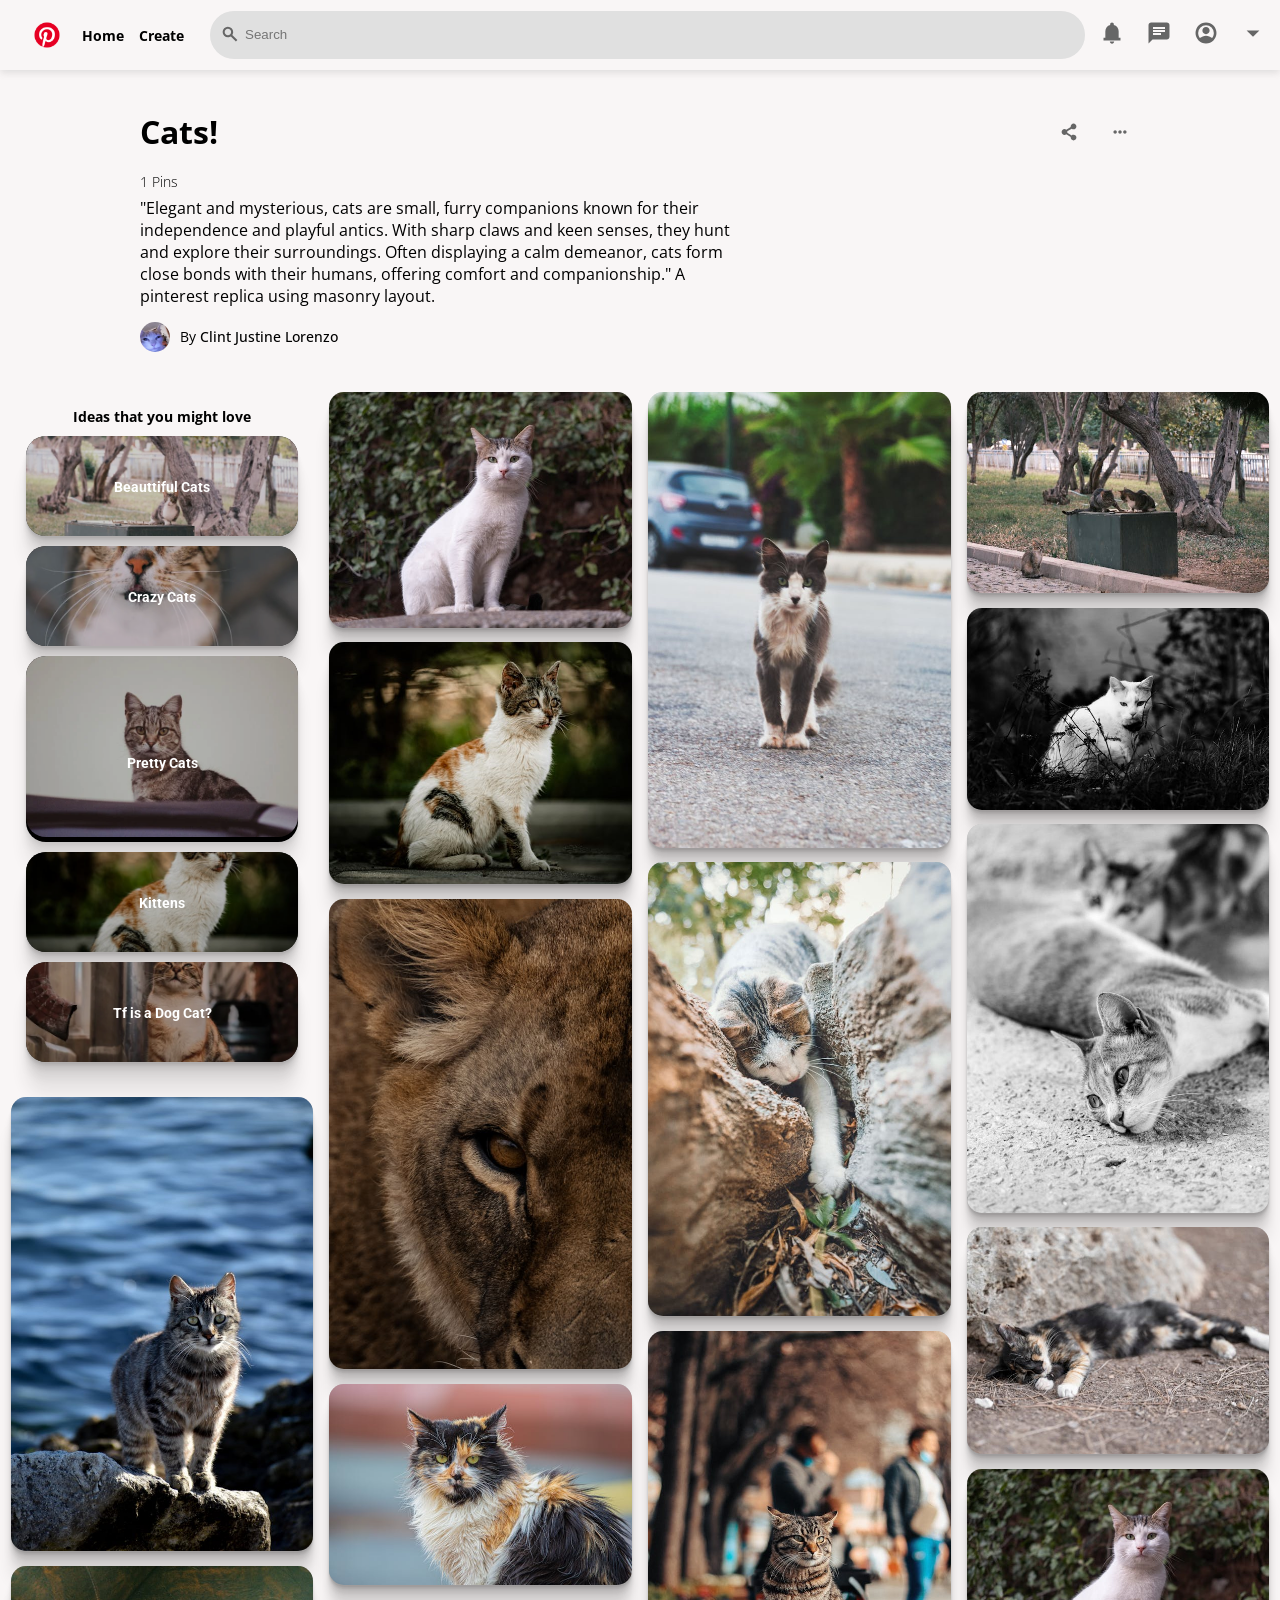
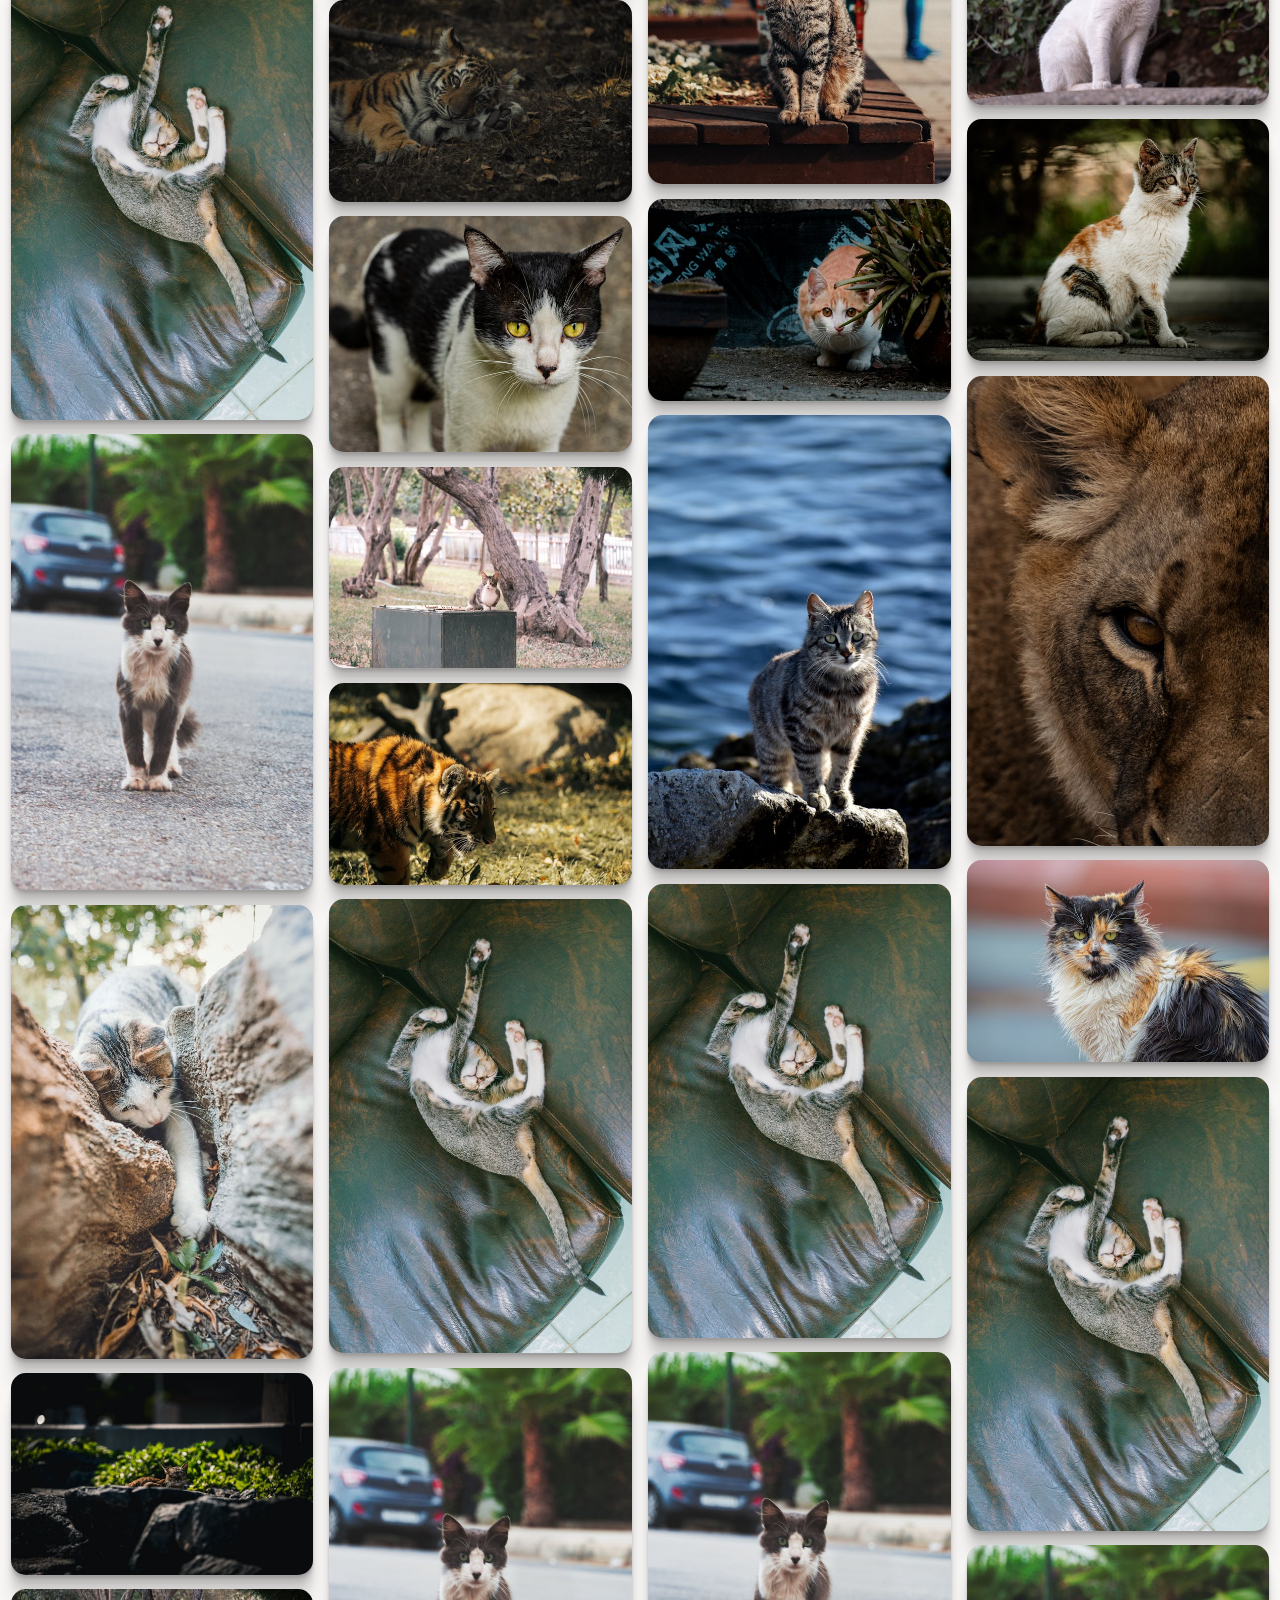
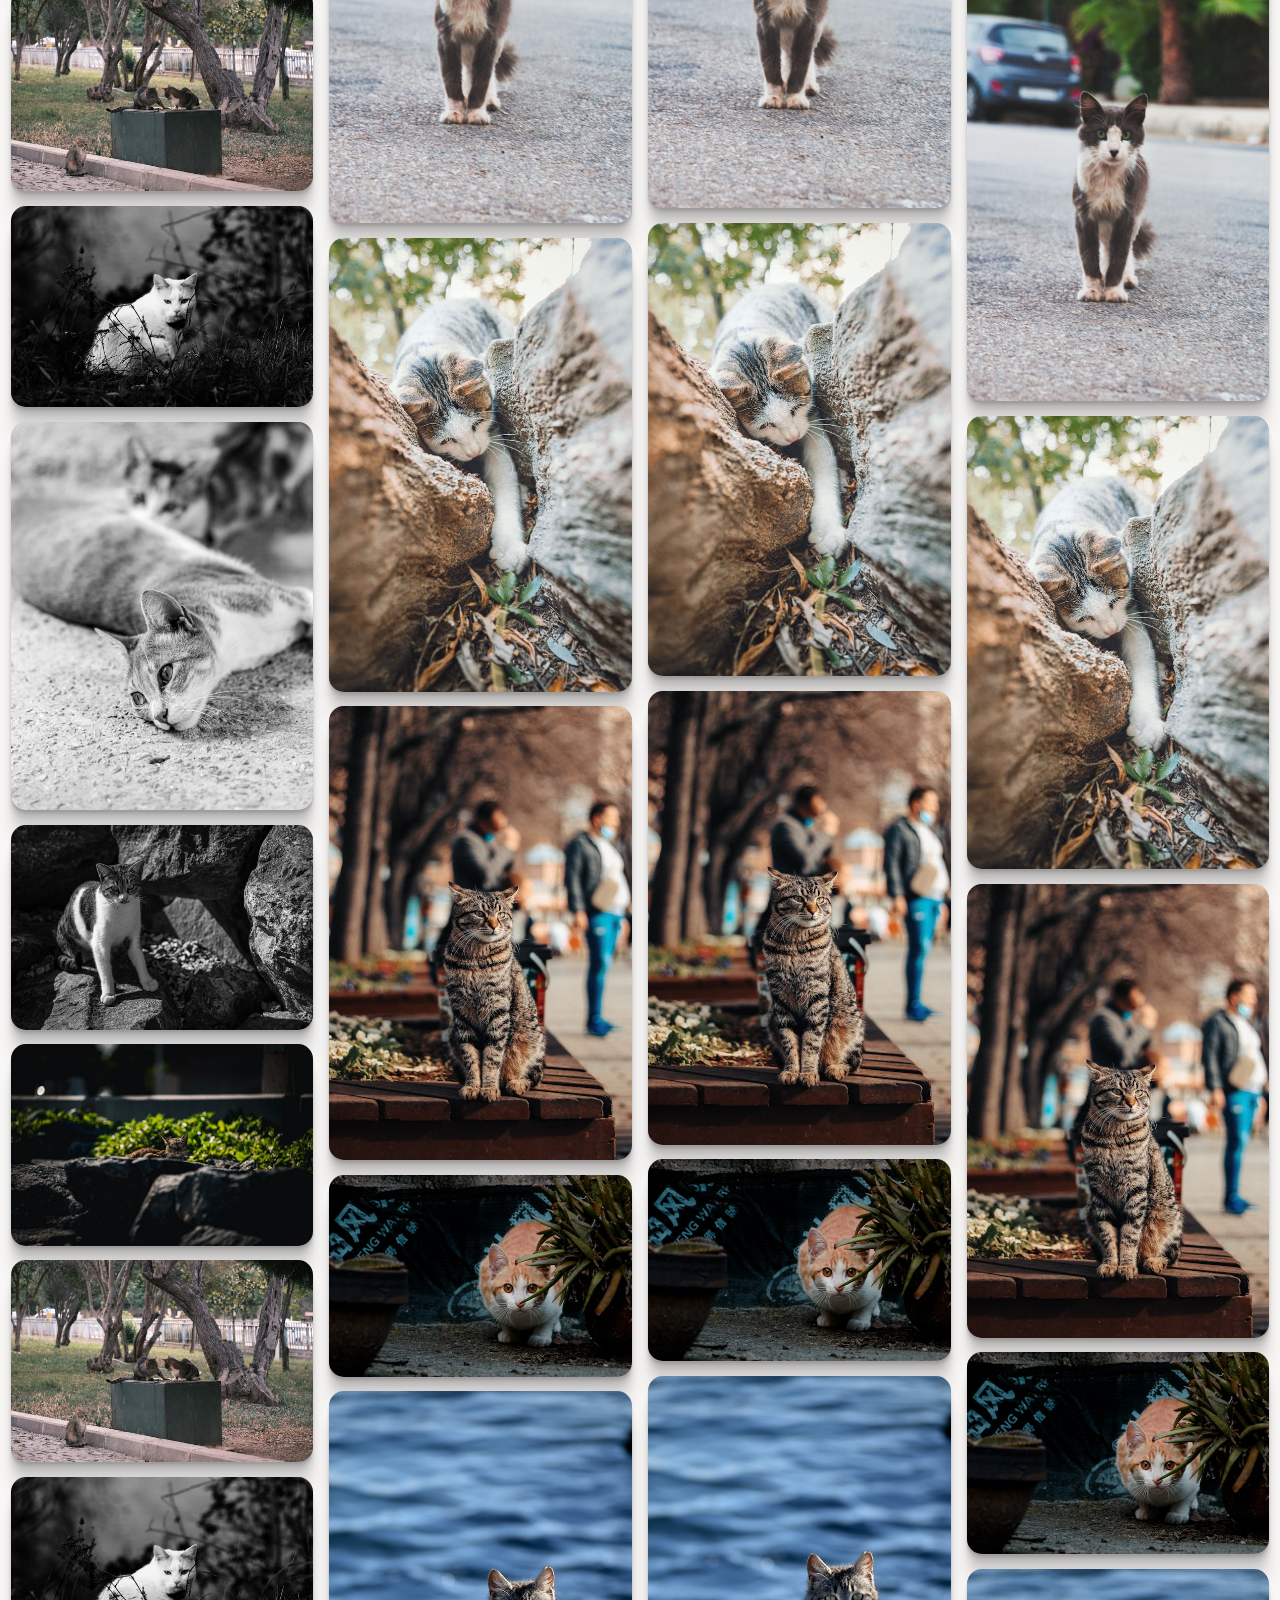
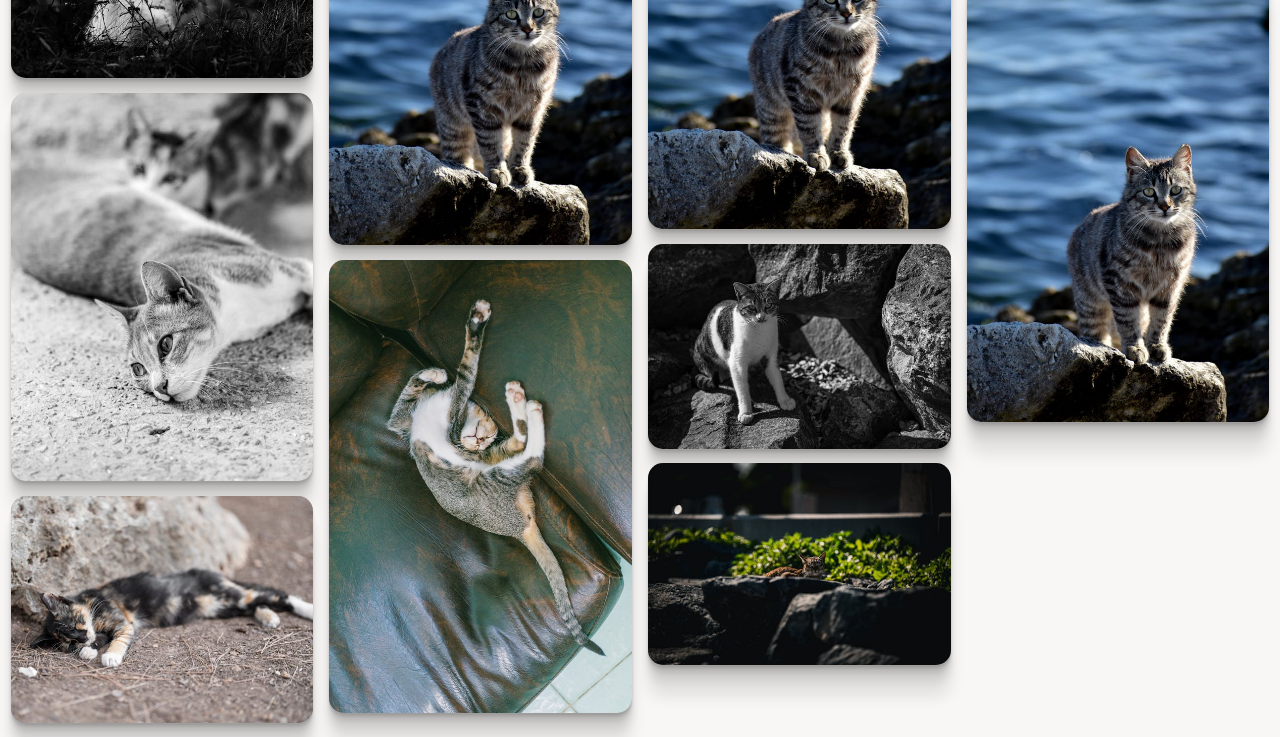
<file: index.html>
<!DOCTYPE html>
<html lang="en">

<head>
    <meta charset="UTF-8">
    <meta name="viewport" content="width=device-width, initial-scale=1.0">
    <meta name="author" content="Clint Justine Lorenzo">
    <title>Pinterest Replica By Clint</title>
    <link rel="stylesheet" href="style.css">
    <link rel="icon" href="Icon/icons8-pinterest-96.png">

<!-- HTML Meta Tags -->
<title>Pinterest Replica By Clint</title>
<meta name="description" content="Pinterest Replica 2 a better version in replica of pinterest. With drop down menu, image hover menu or idk what it called, dark mode toggle on pinterest logo and many more blah blah blah.">

<!-- Facebook Meta Tags -->
<meta property="og:url" content="https://clixnt.github.io/Pinterest-Replica-2/">
<meta property="og:type" content="website">
<meta property="og:title" content="Pinterest Replica By Clint">
<meta property="og:description" content="Pinterest Replica 2 a better version in replica of pinterest. With drop down menu, image hover menu or idk what it called, dark mode toggle on pinterest logo and many more blah blah blah.">
<meta property="og:image" content="https://opengraph.b-cdn.net/production/images/1ba09d85-8464-4780-9f88-5fd7f24b658b.jpg?token=MFAdn6PE6LLHjAtEZrYLxYZtLoS3HS76lBwZ7NEZ2pg&height=610&width=1200&expires=33273279241">

<!-- Twitter Meta Tags -->
<meta name="twitter:card" content="summary_large_image">
<meta property="twitter:domain" content="clixnt.github.io">
<meta property="twitter:url" content="https://clixnt.github.io/Pinterest-Replica-2/">
<meta name="twitter:title" content="Pinterest Replica By Clint">
<meta name="twitter:description" content="Pinterest Replica 2 a better version in replica of pinterest. With drop down menu, image hover menu or idk what it called, dark mode toggle on pinterest logo and many more blah blah blah.">
<meta name="twitter:image" content="https://opengraph.b-cdn.net/production/images/1ba09d85-8464-4780-9f88-5fd7f24b658b.jpg?token=MFAdn6PE6LLHjAtEZrYLxYZtLoS3HS76lBwZ7NEZ2pg&height=610&width=1200&expires=33273279241">

<!-- Meta Tags Generated via https://www.opengraph.xyz -->
</head>

<body>
    <main>
        <header>
            <div class="header-wrapper">
                <div class="wrapper1">
                    <img src="Icon/icons8-pinterest-96.png" alt="pinterest" id="pinterestLogo">
                    <p>Home</p>
                    <p class="w1-p2">Create</p>
                </div>

                <div class="wrapper2">
                    <div class="search-bar">
                        <img src="Icon/search.svg" alt="search icon">
                        <input type="text" placeholder="Search">
                    </div>
                </div>

                <div class="wrapper3">
                    <div class="w3-div1" id="w3-mouse1">
                        <img src="Icon/notifications.svg" alt="notifications" id="notificationsIcon">
                        <span id="notifications">notifications</span>
                    </div>

                    <div class="w3-div2" id="w3-mouse2">
                        <img src="Icon/chat.svg" alt="chat" id="chatIcon">
                        <span id="chat">chat</span>
                    </div>

                    <div class="w3-div3" id="w3-mouse3">
                        <img src="Icon/account.svg" alt="account" id="accountIcon">
                        <span id="account">account</span>
                    </div>

                    <div>
                        <img src="Icon/arrow_drop_down.svg" id="w3-span-img-last" alt="arrow_drop_down">
                        <span id="more">More</span>
                    </div>
                </div>

                <div class="what" id="dropdown-contents4">
                    <div class="notification-info">
                        <div class="notification-wrap">
                            <div class="update-noti">
                                <p>Updates</p>
                            </div>
                
                            <div class="bottom-infos">
                                <p>Seen</p>
                
                                <span class="b-insd-span">
                                    <span>
                                        <img src="images/cat (20).jpeg" alt="">
                                        <p>Inspired by you</p>
                                    </span>
                
                                    <span>
                                        <p>1d</p>
                                    </span>
                                </span>
                                <span class="b-insd-span">
                                    <span>
                                        <img src="images/cat (1).jpeg" alt="">
                                        <p>Inspired by you</p>
                                    </span>
                
                                    <span>
                                        <p>2d</p>
                                    </span>
                                </span>
                                <span class="b-insd-span">
                                    <span>
                                        <img src="images/cat (2).jpeg" alt="">
                                        <p>Inspired by you</p>
                                    </span>
                
                                    <span>
                                        <p>3d</p>
                                    </span>
                                </span>
                                <span class="b-insd-span">
                                    <span>
                                        <img src="images/cat (3).jpeg" alt="">
                                        <p>Inspired by you</p>
                                    </span>
                
                                    <span>
                                        <p>4d</p>
                                    </span>
                                </span>
                                <span class="b-insd-span">
                                    <span>
                                        <img src="images/cat (4).jpeg" alt="">
                                        <p>Inspired by you</p>
                                    </span>
                
                                    <span>
                                        <p>5d</p>
                                    </span>
                                </span>
                                <span class="b-insd-span">
                                    <span>
                                        <img src="images/cat (5).jpeg" alt="">
                                        <p>Inspired by you</p>
                                    </span>
                
                                    <span>
                                        <p>6d</p>
                                    </span>
                                </span>
                
                                <span class="b-insd-span">
                                    <span>
                                        <img src="images/cat (6).jpeg" alt="">
                                        <p>Inspired by you</p>
                                    </span>
                
                                    <span>
                                        <p>7d</p>
                                    </span>
                                </span>
                            </div>
                        </div>
                    </div>
                </div>

                <div class="what" id="dropdown-contents0">
                    <div class="contact1-info">
                        <div class="contact-wrap">
                            <div class="closeButton" id="closeButton">
                                <span>
                                    <img src="Icon/close.svg" alt="close" id="msg-close">
                                    <p>Inbox</p>
                                </span>
                                <img src="Icon/more_horiz.svg" alt="more_horiz">
                            </div>
                            <div class="messagesCon">
                                <span class="msg1">
                                    <img src="Icon/maps.svg" alt="maps">
                                    <p>New Message</p>
                                </span>
                                <span class="msg2">
                                    <img src="Icon/person.svg" alt="person">
                                    <span class="text-span">
                                        <p>Invite Your Friends</p>
                                        <p>Connect to start chating</p>
                                    </span>
                                </span>
                            </div>
                        </div>
                    </div>
                </div>

                <div class="what" id="dropdown-contents1">
                    <div class="author1-info">
                        <div class="author-wrap">
                            <span class="author-span1">
                                <p>C</p>
                            </span>
                            <span class="author-span2">
                                <p>Clint Lorenzo</p>
                                <p>Personal</p>
                                <p>Clixnt@gmail.com</p>
                            </span>
                            <span class="author-span3">
                                <img src="Icon/check.svg" alt="check">
                            </span>
                        </div>
                    </div>
                </div>

                <nav class="what whatlast" id="dropdown-contents2">
                    <div class="absolute-info">
                        <div class="author-info">
                            <span class="info-span1">
                                <img src="Image/profile.jpg" alt="profile" width="50px">
                            </span>
                            <span class="info-span2">
                                <p>Clint Lorenzo</p>
                                <p>Personal</p>
                                <p>Clixnt@gmail.com</p>
                            </span>
                            <span class="info-span3">
                                <img src="Icon/check.svg" alt="check">
                            </span>
                        </div>
                        <div class="drop-content">
                            <a href="#">Home</a>
                            <a href="#">Account</a>
                            <a href="#">Settings</a>
                            <a href="#">Login</a>
                            <a href="#">Log out</a>
                        </div>
                    </div>
                </nav>
            </div>
        </header>

        <section>
            <div class="sec-wrapper">
                <div class="sec-title">
                    <div class="title-wrapper">
                        <h1>Cats!</h1>
                    </div>

                    <div class="share-wrapper">
                        <img src="Icon/share.svg" alt="share" id="shareIcon">
                        <img src="Icon/more_horiz.svg" alt="more_horiz" id="moreIcon">
                    </div>
                </div>

                <div class="sec-info">
                    <p>1 Pins</p>
                    <p>
                        "Elegant and mysterious, cats are small, furry companions known for their independence and
                        playful antics. With sharp
                        claws and keen senses, they hunt and explore their surroundings. Often displaying a calm
                        demeanor, cats form close bonds
                        with their humans, offering comfort and companionship." A pinterest replica using masonry
                        layout.
                    </p>
                </div>

                <div class="sec-author">
                    <img src="Image/profile.jpg" alt="bruh">
                    <p>By <b id="b1">Clint Justine Lorenzo</b></p>
                </div>
            </div>
        </section>

        <article>
            <div class="masonry-container">
                <aside>
                    <p>Ideas that you might love</p>
                    <div>
                        <p>Beauttiful Cats</p>
                        <img src="images/cat (13).jpeg" alt="cat">
                    </div>
                    <div>
                        <p>Crazy Cats</p>
                        <img src="images/cat (11).webp" alt="cat">
                    </div>
                    <div>
                        <p>Pretty Cats</p>
                        <img src="images/cat (3).webp" alt="cat">
                    </div>
                    <div>
                        <p>Kittens</p>
                        <img src="images/cat (8).jpeg" alt="cat">
                    </div>
                    <div class="wrap5">
                        <p>Tf is a Dog Cat?</p>
                        <img src="images/cat (9).webp" alt="cat">
                    </div>
                </aside>

                <div class="idk">
                    <div class="bruh">
                        <div class="wut">
                            <span>
                                <p> Profile</p>
                                <img src="Icon/arrow_w.svg" alt="arrowDownpng">
                            </span>
                            <span>
                                <button>SAVE</button>
                            </span>
                        </div>
                    </div>
                    <img src="images/cat (20).jpeg" alt="cat">
                </div>

                <div class="idk">
                    <div class="bruh">
                        <div class="wut">
                            <span>
                                <p> Profile</p>
                                <img src="Icon/arrow_w.svg" alt="arrowDownpng">
                            </span>
                            <span>
                                <button>SAVE</button>
                            </span>
                        </div>
                    </div>
                    <img src="images/cat (15).jpeg" alt="cat">
                </div>
                <div class="idk">
                    <div class="bruh">
                        <div class="wut">
                            <span>
                                <p> Profile</p>
                                <img src="Icon/arrow_w.svg" alt="arrowDownpng">
                            </span>
                            <span>
                                <button>SAVE</button>
                            </span>
                        </div>
                    </div>
                    <img src="images/cat (16).jpeg" alt="cat">
                </div>
                <div class="idk">
                    <div class="bruh">
                        <div class="wut">
                            <span>
                                <p> Profile</p>
                                <img src="Icon/arrow_w.svg" alt="arrowDownpng">
                            </span>
                            <span>
                                <button>SAVE</button>
                            </span>
                        </div>
                    </div>
                    <img src="images/cat (17).jpeg" alt="cat">
                </div>
                <div class="idk">
                    <div class="bruh">
                        <div class="wut">
                            <span>
                                <p> Profile</p>
                                <img src="Icon/arrow_w.svg" alt="arrowDownpng">
                            </span>
                            <span>
                                <button>SAVE</button>
                            </span>
                        </div>
                    </div>
                    <img src="images/cat (2).jpeg" alt="cat">
                </div>

                <div class="idk">
                    <div class="bruh">
                        <div class="wut">
                            <span>
                                <p> Profile</p>
                                <img src="Icon/arrow_w.svg" alt="arrowDownpng">
                            </span>
                            <span>
                                <button>SAVE</button>
                            </span>
                        </div>
                    </div>
                    <img src="images/cat (3).jpeg" alt="cat">
                </div>
                <div class="idk">
                    <div class="bruh">
                        <div class="wut">
                            <span>
                                <p> Profile</p>
                                <img src="Icon/arrow_w.svg" alt="arrowDownpng">
                            </span>
                            <span>
                                <button>SAVE</button>
                            </span>
                        </div>
                    </div>
                    <img src="images/cat (4).jpeg" alt="cat">
                </div>
                <div class="idk">
                    <div class="bruh">
                        <div class="wut">
                            <span>
                                <p> Profile</p>
                                <img src="Icon/arrow_w.svg" alt="arrowDownpng">
                            </span>
                            <span>
                                <button>SAVE</button>
                            </span>
                        </div>
                    </div>
                    <img src="images/cat (5).jpeg" alt="cat">
                </div>
                <div class="idk">
                    <div class="bruh">
                        <div class="wut">
                            <span>
                                <p> Profile</p>
                                <img src="Icon/arrow_w.svg" alt="arrowDownpng">
                            </span>
                            <span>
                                <button>SAVE</button>
                            </span>
                        </div>
                    </div>
                    <img src="images/cat (1).jpeg" alt="cat">
                </div>

                <div class="idk">
                    <div class="bruh">
                        <div class="wut">
                            <span>
                                <p> Profile</p>
                                <img src="Icon/arrow_w.svg" alt="arrowDownpng">
                            </span>
                            <span>
                                <button>SAVE</button>
                            </span>
                        </div>
                    </div>
                    <img src="images/cat (2).jpeg" alt="cat">
                </div>

                <div class="idk">
                    <div class="bruh">
                        <div class="wut">
                            <span>
                                <p> Profile</p>
                                <img src="Icon/arrow_w.svg" alt="arrowDownpng">
                            </span>
                            <span>
                                <button>SAVE</button>
                            </span>
                        </div>
                    </div>
                    <img src="images/cat (3).jpeg" alt="cat">
                </div>
                <div class="idk">
                    <div class="bruh">
                        <div class="wut">
                            <span>
                                <p> Profile</p>
                                <img src="Icon/arrow_w.svg" alt="arrowDownpng">
                            </span>
                            <span>
                                <button>SAVE</button>
                            </span>
                        </div>
                    </div>
                    <img src="images/cat (4).jpeg" alt="cat">
                </div>
                <div class="idk">
                    <div class="bruh">
                        <div class="wut">
                            <span>
                                <p> Profile</p>
                                <img src="Icon/arrow_w.svg" alt="arrowDownpng">
                            </span>
                            <span>
                                <button>SAVE</button>
                            </span>
                        </div>
                    </div>
                    <img src="images/cat (5).jpeg" alt="cat">
                </div>
                <div class="idk">
                    <div class="bruh">
                        <div class="wut">
                            <span>
                                <p> Profile</p>
                                <img src="Icon/arrow_w.svg" alt="arrowDownpng">
                            </span>
                            <span>
                                <button>SAVE</button>
                            </span>
                        </div>
                    </div>
                    <img src="images/cat (6).jpeg" alt="cat">
                </div>
                <div class="idk">
                    <div class="bruh">
                        <div class="wut">
                            <span>
                                <p> Profile</p>
                                <img src="Icon/arrow_w.svg" alt="arrowDownpng">
                            </span>
                            <span>
                                <button>SAVE</button>
                            </span>
                        </div>
                    </div>
                    <img src="images/cat (7).jpeg" alt="cat">
                </div>
                <div class="idk">
                    <div class="bruh">
                        <div class="wut">
                            <span>
                                <p> Profile</p>
                                <img src="Icon/arrow_w.svg" alt="arrowDownpng">
                            </span>
                            <span>
                                <button>SAVE</button>
                            </span>
                        </div>
                    </div>
                    <img src="images/cat (8).jpeg" alt="cat">
                </div>
                <div class="idk">
                    <div class="bruh">
                        <div class="wut">
                            <span>
                                <p> Profile</p>
                                <img src="Icon/arrow_w.svg" alt="arrowDownpng">
                            </span>
                            <span>
                                <button>SAVE</button>
                            </span>
                        </div>
                    </div>
                    <img src="images/cat (9).jpeg" alt="cat">
                </div>
                <div class="idk">
                    <div class="bruh">
                        <div class="wut">
                            <span>
                                <p> Profile</p>
                                <img src="Icon/arrow_w.svg" alt="arrowDownpng">
                            </span>
                            <span>
                                <button>SAVE</button>
                            </span>
                        </div>
                    </div>
                    <img src="images/cat (10).jpeg" alt="cat">
                </div>
                <div class="idk">
                    <div class="bruh">
                        <div class="wut">
                            <span>
                                <p> Profile</p>
                                <img src="Icon/arrow_w.svg" alt="arrowDownpng">
                            </span>
                            <span>
                                <button>SAVE</button>
                            </span>
                        </div>
                    </div>
                    <img src="images/cat (11).jpeg" alt="cat">
                </div>
                <div class="idk">
                    <div class="bruh">
                        <div class="wut">
                            <span>
                                <p> Profile</p>
                                <img src="Icon/arrow_w.svg" alt="arrowDownpng">
                            </span>
                            <span>
                                <button>SAVE</button>
                            </span>
                        </div>
                    </div>
                    <img src="images/cat (12).jpeg" alt="cat">
                </div>
                <div class="idk">
                    <div class="bruh">
                        <div class="wut">
                            <span>
                                <p> Profile</p>
                                <img src="Icon/arrow_w.svg" alt="arrowDownpng">
                            </span>
                            <span>
                                <button>SAVE</button>
                            </span>
                        </div>
                    </div>
                    <img src="images/cat (13).jpeg" alt="cat">
                </div>
                <div class="idk">
                    <div class="bruh">
                        <div class="wut">
                            <span>
                                <p> Profile</p>
                                <img src="Icon/arrow_w.svg" alt="arrowDownpng">
                            </span>
                            <span>
                                <button>SAVE</button>
                            </span>
                        </div>
                    </div>
                    <img src="images/cat (14).jpeg" alt="cat">
                </div>
                <div class="idk">
                    <div class="bruh">
                        <div class="wut">
                            <span>
                                <p> Profile</p>
                                <img src="Icon/arrow_w.svg" alt="arrowDownpng">
                            </span>
                            <span>
                                <button>SAVE</button>
                            </span>
                        </div>
                    </div>
                    <img src="images/cat (15).jpeg" alt="cat">
                </div>
                <div class="idk">
                    <div class="bruh">
                        <div class="wut">
                            <span>
                                <p> Profile</p>
                                <img src="Icon/arrow_w.svg" alt="arrowDownpng">
                            </span>
                            <span>
                                <button>SAVE</button>
                            </span>
                        </div>
                    </div>
                    <img src="images/cat (16).jpeg" alt="cat">
                </div>
                <div class="idk">
                    <div class="bruh">
                        <div class="wut">
                            <span>
                                <p> Profile</p>
                                <img src="Icon/arrow_w.svg" alt="arrowDownpng">
                            </span>
                            <span>
                                <button>SAVE</button>
                            </span>
                        </div>
                    </div>
                    <img src="images/cat (17).jpeg" alt="cat">
                </div>
                <div class="idk">
                    <div class="bruh">
                        <div class="wut">
                            <span>
                                <p> Profile</p>
                                <img src="Icon/arrow_w.svg" alt="arrowDownpng">
                            </span>
                            <span>
                                <button>SAVE</button>
                            </span>
                        </div>
                    </div>
                    <img src="images/cat (18).jpeg" alt="cat">
                </div>
                <div class="idk">
                    <div class="bruh">
                        <div class="wut">
                            <span>
                                <p> Profile</p>
                                <img src="Icon/arrow_w.svg" alt="arrowDownpng">
                            </span>
                            <span>
                                <button>SAVE</button>
                            </span>
                        </div>
                    </div>
                    <img src="images/cat (19).jpeg" alt="cat">
                </div>
                <div class="idk">
                    <div class="bruh">
                        <div class="wut">
                            <span>
                                <p> Profile</p>
                                <img src="Icon/arrow_w.svg" alt="arrowDownpng">
                            </span>
                            <span>
                                <button>SAVE</button>
                            </span>
                        </div>
                    </div>
                    <img src="images/cat (20).jpeg" alt="cat">
                </div>
                <div class="idk">
                    <div class="bruh">
                        <div class="wut">
                            <span>
                                <p> Profile</p>
                                <img src="Icon/arrow_w.svg" alt="arrowDownpng">
                            </span>
                            <span>
                                <button>SAVE</button>
                            </span>
                        </div>
                    </div>
                    <img src="images/cat (15).jpeg" alt="cat">
                </div>
                <div class="idk">
                    <div class="bruh">
                        <div class="wut">
                            <span>
                                <p> Profile</p>
                                <img src="Icon/arrow_w.svg" alt="arrowDownpng">
                            </span>
                            <span>
                                <button>SAVE</button>
                            </span>
                        </div>
                    </div>
                    <img src="images/cat (16).jpeg" alt="cat">
                </div>
                <div class="idk">
                    <div class="bruh">
                        <div class="wut">
                            <span>
                                <p> Profile</p>
                                <img src="Icon/arrow_w.svg" alt="arrowDownpng">
                            </span>
                            <span>
                                <button>SAVE</button>
                            </span>
                        </div>
                    </div>
                    <img src="images/cat (17).jpeg" alt="cat">
                </div>
                <div class="idk">
                    <div class="bruh">
                        <div class="wut">
                            <span>
                                <p> Profile</p>
                                <img src="Icon/arrow_w.svg" alt="arrowDownpng">
                            </span>
                            <span>
                                <button>SAVE</button>
                            </span>
                        </div>
                    </div>
                    <img src="images/cat (18).jpeg" alt="cat">
                </div>
                <div class="idk">
                    <div class="bruh">
                        <div class="wut">
                            <span>
                                <p> Profile</p>
                                <img src="Icon/arrow_w.svg" alt="arrowDownpng">
                            </span>
                            <span>
                                <button>SAVE</button>
                            </span>
                        </div>
                    </div>
                    <img src="images/cat (19).jpeg" alt="cat">
                </div>
                <div class="idk">
                    <div class="bruh">
                        <div class="wut">
                            <span>
                                <p> Profile</p>
                                <img src="Icon/arrow_w.svg" alt="arrowDownpng">
                            </span>
                            <span>
                                <button>SAVE</button>
                            </span>
                        </div>
                    </div>
                    <img src="images/cat (20).jpeg" alt="cat">
                </div>
                <div class="idk">
                    <div class="bruh">
                        <div class="wut">
                            <span>
                                <p> Profile</p>
                                <img src="Icon/arrow_w.svg" alt="arrowDownpng">
                            </span>
                            <span>
                                <button>SAVE</button>
                            </span>
                        </div>
                    </div>
                    <img src="images/cat (15).jpeg" alt="cat">
                </div>
                <div class="idk">
                    <div class="bruh">
                        <div class="wut">
                            <span>
                                <p> Profile</p>
                                <img src="Icon/arrow_w.svg" alt="arrowDownpng">
                            </span>
                            <span>
                                <button>SAVE</button>
                            </span>
                        </div>
                    </div>
                    <img src="images/cat (16).jpeg" alt="cat">
                </div>
                <div class="idk">
                    <div class="bruh">
                        <div class="wut">
                            <span>
                                <p> Profile</p>
                                <img src="Icon/arrow_w.svg" alt="arrowDownpng">
                            </span>
                            <span>
                                <button>SAVE</button>
                            </span>
                        </div>
                    </div>
                    <img src="images/cat (17).jpeg" alt="cat">
                </div>
                <div class="idk">
                    <div class="bruh">
                        <div class="wut">
                            <span>
                                <p> Profile</p>
                                <img src="Icon/arrow_w.svg" alt="arrowDownpng">
                            </span>
                            <span>
                                <button>SAVE</button>
                            </span>
                        </div>
                    </div>
                    <img src="images/cat (18).jpeg" alt="cat">
                </div>
                <div class="idk">
                    <div class="bruh">
                        <div class="wut">
                            <span>
                                <p> Profile</p>
                                <img src="Icon/arrow_w.svg" alt="arrowDownpng">
                            </span>
                            <span>
                                <button>SAVE</button>
                            </span>
                        </div>
                    </div>
                    <img src="images/cat (19).jpeg" alt="cat">
                </div>
                <div class="idk">
                    <div class="bruh">
                        <div class="wut">
                            <span>
                                <p> Profile</p>
                                <img src="Icon/arrow_w.svg" alt="arrowDownpng">
                            </span>
                            <span>
                                <button>SAVE</button>
                            </span>
                        </div>
                    </div>
                    <img src="images/cat (20).jpeg" alt="cat">
                </div>
                <div class="idk">
                    <div class="bruh">
                        <div class="wut">
                            <span>
                                <p> Profile</p>
                                <img src="Icon/arrow_w.svg" alt="arrowDownpng">
                            </span>
                            <span>
                                <button>SAVE</button>
                            </span>
                        </div>
                    </div>
                    <img src="images/cat (1).jpeg" alt="cat">
                </div>

                <div class="idk">
                    <div class="bruh">
                        <div class="wut">
                            <span>
                                <p> Profile</p>
                                <img src="Icon/arrow_w.svg" alt="arrowDownpng">
                            </span>
                            <span>
                                <button>SAVE</button>
                            </span>
                        </div>
                    </div>
                    <img src="images/cat (2).jpeg" alt="cat">
                </div>

                <div class="idk">
                    <div class="bruh">
                        <div class="wut">
                            <span>
                                <p> Profile</p>
                                <img src="Icon/arrow_w.svg" alt="arrowDownpng">
                            </span>
                            <span>
                                <button>SAVE</button>
                            </span>
                        </div>
                    </div>
                    <img src="images/cat (3).jpeg" alt="cat">
                </div>
                <div class="idk">
                    <div class="bruh">
                        <div class="wut">
                            <span>
                                <p> Profile</p>
                                <img src="Icon/arrow_w.svg" alt="arrowDownpng">
                            </span>
                            <span>
                                <button>SAVE</button>
                            </span>
                        </div>
                    </div>
                    <img src="images/cat (4).jpeg" alt="cat">
                </div>
                <div class="idk">
                    <div class="bruh">
                        <div class="wut">
                            <span>
                                <p> Profile</p>
                                <img src="Icon/arrow_w.svg" alt="arrowDownpng">
                            </span>
                            <span>
                                <button>SAVE</button>
                            </span>
                        </div>
                    </div>
                    <img src="images/cat (5).jpeg" alt="cat">
                </div>
                <div class="idk">
                    <div class="bruh">
                        <div class="wut">
                            <span>
                                <p> Profile</p>
                                <img src="Icon/arrow_w.svg" alt="arrowDownpng">
                            </span>
                            <span>
                                <button>SAVE</button>
                            </span>
                        </div>
                    </div>
                    <img src="images/cat (6).jpeg" alt="cat">
                </div>
                <div class="idk">
                    <div class="bruh">
                        <div class="wut">
                            <span>
                                <p> Profile</p>
                                <img src="Icon/arrow_w.svg" alt="arrowDownpng">
                            </span>
                            <span>
                                <button>SAVE</button>
                            </span>
                        </div>
                    </div>
                    <img src="images/cat (7).jpeg" alt="cat">
                </div>
                <div class="idk">
                    <div class="bruh">
                        <div class="wut">
                            <span>
                                <p> Profile</p>
                                <img src="Icon/arrow_w.svg" alt="arrowDownpng">
                            </span>
                            <span>
                                <button>SAVE</button>
                            </span>
                        </div>
                    </div>
                    <img src="images/cat (8).jpeg" alt="cat">
                </div>
                <div class="idk">
                    <div class="bruh">
                        <div class="wut">
                            <span>
                                <p> Profile</p>
                                <img src="Icon/arrow_w.svg" alt="arrowDownpng">
                            </span>
                            <span>
                                <button>SAVE</button>
                            </span>
                        </div>
                    </div>
                    <img src="images/cat (9).jpeg" alt="cat">
                </div>
                <div class="idk">
                    <div class="bruh">
                        <div class="wut">
                            <span>
                                <p> Profile</p>
                                <img src="Icon/arrow_w.svg" alt="arrowDownpng">
                            </span>
                            <span>
                                <button>SAVE</button>
                            </span>
                        </div>
                    </div>
                    <img src="images/cat (10).jpeg" alt="cat">
                </div>
                <div class="idk">
                    <div class="bruh">
                        <div class="wut">
                            <span>
                                <p> Profile</p>
                                <img src="Icon/arrow_w.svg" alt="arrowDownpng">
                            </span>
                            <span>
                                <button>SAVE</button>
                            </span>
                        </div>
                    </div>
                    <img src="images/cat (15).jpeg" alt="cat">
                </div>
                <div class="idk">
                    <div class="bruh">
                        <div class="wut">
                            <span>
                                <p> Profile</p>
                                <img src="Icon/arrow_w.svg" alt="arrowDownpng">
                            </span>
                            <span>
                                <button>SAVE</button>
                            </span>
                        </div>
                    </div>
                    <img src="images/cat (16).jpeg" alt="cat">
                </div>
                <div class="idk">
                    <div class="bruh">
                        <div class="wut">
                            <span>
                                <p> Profile</p>
                                <img src="Icon/arrow_w.svg" alt="arrowDownpng">
                            </span>
                            <span>
                                <button>SAVE</button>
                            </span>
                        </div>
                    </div>
                    <img src="images/cat (17).jpeg" alt="cat">
                </div>
                <div class="idk">
                    <div class="bruh">
                        <div class="wut">
                            <span>
                                <p> Profile</p>
                                <img src="Icon/arrow_w.svg" alt="arrowDownpng">
                            </span>
                            <span>
                                <button>SAVE</button>
                            </span>
                        </div>
                    </div>
                    <img src="images/cat (18).jpeg" alt="cat">
                </div>
                <div class="idk">
                    <div class="bruh">
                        <div class="wut">
                            <span>
                                <p> Profile</p>
                                <img src="Icon/arrow_w.svg" alt="arrowDownpng">
                            </span>
                            <span>
                                <button>SAVE</button>
                            </span>
                        </div>
                    </div>
                    <img src="images/cat (19).jpeg" alt="cat">
                </div>
                <div class="idk">
                    <div class="bruh">
                        <div class="wut">
                            <span>
                                <p> Profile</p>
                                <img src="Icon/arrow_w.svg" alt="arrowDownpng">
                            </span>
                            <span>
                                <button>SAVE</button>
                            </span>
                        </div>
                    </div>
                    <img src="images/cat (20).jpeg" alt="cat">
                </div>
            </div>
        </article>
    </main>

    <script src="script.js"></script>
</body>

</html>
</file>
<file: style.css>
@import url("https://fonts.googleapis.com/css2?family=Open+Sans:ital,wght@0,300..800;1,300..800&family=Orbitron:wght@400..900&family=Press+Start+2P&family=Roboto:ital,wght@0,100;0,300;0,400;0,500;0,700;0,900;1,100;1,300;1,400;1,500;1,700;1,900&display=swap");

html {
  scrollbar-width: thin;
  scroll-behavior: smooth;
}
body {
  background-color: var(--background-ui);
  font-family: var(--font-OpenSans);
}
* {
  padding: 0;
  margin: 0;
  box-sizing: border-box;
  /* outline: 2px solid blueviolet; */
}
:root {
  --font-OpenSans: "Open Sans", serif;
  --font-kanit: "Kanit", serif;
  --font-roboto: "Roboto", serif;

  --darkmode-text: black;
  --gray-transparent: rgba(0, 0, 0, 0.4);
  --background-ui: hsl(0, 20%, 97%);

  --bg-input: hsl(0, 0%, 88%);
  --bg-input-hover: hsla(0, 0%, 0%, 0.212);
  --bg-hover: rgba(230, 223, 223, 0.671);

  --bg-dropdown-nav: hsla(0, 0%, 50%, 0.158);
  --bg-info-nav: hsl(0, 0%, 91%);

  --CssScan-ShadowBox: rgba(0, 0, 0, 0.17) 0px -23px 25px 0px inset,
    rgba(0, 0, 0, 0.15) 0px -36px 30px 0px inset,
    rgba(0, 0, 0, 0.1) 0px -79px 40px 0px inset, rgba(0, 0, 0, 0.06) 0px 2px 1px,
    rgba(0, 0, 0, 0.09) 0px 4px 2px, rgba(0, 0, 0, 0.09) 0px 8px 4px,
    rgba(0, 0, 0, 0.09) 0px 16px 8px, rgba(0, 0, 0, 0.09) 0px 32px 16px;
  --CssScan-ShadowBox-header: rgba(99, 99, 99, 0.2) 0px 2px 8px 0px;
}
.dark-theme {
  --background-ui: #575757;
  --darkmode-text: white;
  --bg-input-hover: rgb(194, 194, 194);
  --bg-hover: rgba(128, 128, 128, 0.5);
  --CssScan-ShadowBox-header: rgba(0, 0, 0, 0.151) 0px 2px 8px 0px;
}

/* Real Code Stars Here 🗣️🗣️🗣️ */
main {
  display: flex;
  flex-direction: column;
  gap: 40px;
}

header {
  width: 100%;
  top: 0;
  position: sticky;
  z-index: 100;
  background-color: var(--background-ui);
  box-shadow: var(--CssScan-ShadowBox-header);
}

.header-wrapper {
  width: 100%;
  height: 70px;
  display: flex;

  @media (width <= 500px) {
    height: 50px;
  }
}

.wrapper1 {
  width: 100%;
  max-width: 210px;
  height: 100%;
  display: flex;
  justify-content: center;
  align-items: center;
  gap: 15px;
  font-size: 0.9rem;
  font-family: var(--font-OpenSans);
  font-weight: bold;
  color: var(--darkmode-text);

  & img,
  p {
    cursor: pointer;
  }

  & img {
    width: 30px;
    margin-left: 10px;
    padding: 5px;
    box-sizing: unset;
    border-radius: 50%;

    &:hover {
      background-color: var(--bg-hover);
    }
  }
  & p:nth-child(3) {
    margin-right: 10px;
  }
}

@media (width <= 500px) {
  .wrapper1 {
    max-width: 40px;

    & p {
      display: none;
    }
    & img {
      width: 30px;
      margin-left: 0px;
    }
  }
}

.wrapper2 {
  flex-grow: 1;
  height: 100%;

  & .search-bar {
    width: 100%;
    height: 100%;
    display: flex;
    justify-content: center;
    align-items: center;
    position: relative;

    & input {
      width: 100%;
      height: 69%;
      border-radius: 30px;
      padding-left: 35px;
      border: none;
      background-color: var(--bg-input);

      &:hover {
        background-color: var(--bg-input-hover);
      }
    }
    & img {
      z-index: 1;
      position: absolute;
      left: 10px;
      top: 49%;
      transform: translateY(-50%);
    }
  }
}

.wrapper3 {
  width: 100%;
  max-width: 195px;
  height: 100%;
  display: flex;
  justify-content: space-evenly;
  align-items: center;

  & img {
    padding: 8px;
    transition: linear 0.2s;
    cursor: pointer;

    &:hover {
      transition: linear 0.2s;
      border-radius: 50%;
      background-color: var(--bg-hover);
    }
  }

  & div span {
    padding: 7px;
    border-radius: 10px;
    background-color: black;
    color: white;
    position: absolute;
    font-size: 0.7rem;
    display: none;
    top: 64px;
    z-index: 1001;

    &#notifications {
      right: 130px;
    }
    &#chat {
      right: 105px;
    }
    &#account {
      right: 50px;
    }
    &#more {
      right: 8px;
    }
  }

  & div:hover span {
    display: block;

    @media (width <= 500px) {
      display: none;
    }
  }
}

@media (width <= 500px) {
  .wrapper3 {
    width: auto;

    & img {
      width: 30px;
      padding-inline: 5px;
    }
  }
}

/* DropDown Control 0-4 */
.what {
  z-index: 1000;
  position: absolute;
  right: 0px;
  top: 80px;
  display: none;
}
.whatlast {
  right: 15px;
}

/* dropdown 4 */
.notification-info {
  display: grid;
  gap: 10px;
  position: absolute;
  right: 10px;
  background-color: var(--bg-info-nav);
  padding: 10px;
  border-radius: 10px;
  max-width: 350px;
  width: 300px;
  height: 60vh;
  overflow-y: scroll;
  scrollbar-width: thin;
  scroll-behavior: smooth;
  scrollbar-color: transparent transparent;
}

.notification-wrap {
  display: flex;
  flex-direction: column;
  border-radius: 10px;
  width: 100%;
  height: 100%;
}

.update-noti {
  width: 100%;
  height: 70px;
  display: grid;
  place-items: center;
  font-weight: bold;
  background-color: var(--bg-info-nav);
}

.bottom-infos {
  width: 100%;
  display: flex;
  height: 100%;
  flex-direction: column;
  border-radius: 10px;
  padding: 10px;
  background-color: var(--bg-dropdown-nav);

  & > p {
    width: 100%;
    height: 30px;
    font-size: 1rem;
    padding-top: 5px;
    padding-left: 10px;
    font-weight: 550;
    font-weight: bold;
  }

  & .b-insd-span {
    margin-top: 10px;
    width: 100%;
    display: inline-flex;
    align-items: center;
    padding: 5px;
    border-radius: 12px;

    &:hover {
      background-color: hsla(0, 0%, 50%, 0.308);
    }

    & span:nth-child(1) {
      display: flex;
      justify-content: flex-start;
      align-items: center;
      font-family: var(--font-OpenSans);
      font-weight: bold;
      gap: 10px;
      height: 100%;
      width: 100%;
      padding-left: 10px;
      font-size: 0.9rem;

      & img {
        width: 50px;
        height: 70px;
        border-radius: 10px;
        box-shadow: var(--CssScan-ShadowBox-header);
      }
    }

    & span:nth-child(2) {
      display: flex;
      justify-content: flex-end;
      align-items: center;
      height: 100%;
      padding-right: 15px;
      font-size: 0.9rem;
      font-family: var(--font-OpenSans);
      font-weight: bold;
    }
  }
}
/* dropdown 4 */

/* dropdown 0  */
.contact1-info {
  display: grid;
  gap: 10px;
  position: absolute;
  right: 10px;
  background-color: var(--bg-info-nav);
  padding: 10px;
  border-radius: 10px;
  max-width: 350px;
  width: 300px;
  height: 60vh;
}

.contact-wrap {
  display: flex;
  flex-direction: column;
  border-radius: 10px;
  width: 100%;
  height: 100%;
  background-color: var(--bg-dropdown-nav);
}

.closeButton {
  width: 100%;
  display: inline-flex;
  justify-content: space-between;
  align-items: center;
  padding-inline: 10px;

  & img {
    border-radius: 50%;
    padding: 5px;

    &:hover {
      background-color: hsla(0, 0%, 50%, 0.308);
    }
  }

  & span {
    height: 50px;
    gap: 5px;
    display: inline-flex;
    align-items: center;
    justify-content: center;

    & p {
      height: 100%;
      width: 100%;
      padding-top: 13px;
      font-weight: bold;
    }
  }
}

.messagesCon {
  width: 100%;
  height: 100%;
  display: flex;
  flex-direction: column;
  align-items: center;
  padding-top: 10px;
  gap: 10px;

  & > span {
    width: 95%;
    border-radius: 10px;
    display: inline-flex;
    align-items: center;

    & p {
      font-weight: bold;
    }
    & img {
      width: 30px;
      height: 30px;
      padding: 10px;
      box-sizing: unset;
      transition: linear 0.25s;
    }
    &:hover {
      background-color: hsla(0, 0%, 50%, 0.308);
    }
  }

  & .text-span {
    display: flex;
    flex-direction: column;
    justify-content: flex-start;
    align-items: flex-start;

    & p:nth-child(2) {
      font-size: 0.8rem;
    }
  }
}
/* dropdown 0  */

/* dropdown 1 */
.author1-info {
  display: grid;
  gap: 10px;
  position: absolute;
  right: 10px;
  background-color: var(--bg-info-nav);
  padding: 10px;
  border-radius: 10px;
  max-width: 350px;
  width: 300px;
  height: 150px;
}

.author-wrap {
  padding: 10px;
  border-radius: 10px;
  width: 100%;
  display: inline-flex;
  justify-content: center;
  align-items: center;
  gap: 20px;
  background-color: var(--bg-dropdown-nav);

  & .author-span1 {
    flex: 1;
    font-size: 1.8rem;
    display: grid;
    place-items: center;
  }
  & .author-span2 {
    display: flex;
    justify-content: center;
    align-items: flex-start;
    flex-direction: column;
    gap: 3px;

    & p:nth-child(1) {
      font-weight: bold;
    }
    & p:nth-child(2) {
      font-size: 0.8rem;
    }
    & p:nth-child(3) {
      font-size: 0.75rem;
    }
  }
  & .author-span3 {
    flex: 0.8;
    display: grid;
    place-items: center;

    & img {
      width: 20px;
    }
  }
}
/* dropdown 1 */

/* dropdown 2 */
.absolute-info {
  display: grid;
  gap: 10px;
  background-color: var(--bg-info-nav);
  padding: 10px;
  border-radius: 10px;
  width: 290px;
}

.author-info {
  padding: 10px;
  border-radius: 10px;
  width: 100%;
  display: inline-flex;
  gap: 20px;
  background-color: var(--bg-dropdown-nav);

  & .info-span1 {
    width: 50px;
    display: grid;
    place-items: center;

    & img {
      width: 50px;
      height: 50px;
      border-radius: 50%;
    }
  }
  & .info-span2 {
    display: grid;
    gap: 1px;

    & p:nth-child(1) {
      font-weight: bold;
    }
    & p:nth-child(2) {
      font-size: 0.8rem;
    }
    & p:nth-child(3) {
      font-size: 0.75rem;
    }
  }
  & .info-span3 {
    width: 20%;
    display: grid;
    place-items: center;

    & img {
      width: 20px;
    }
  }
}

.drop-content {
  width: 100%;
  display: flex;
  flex-direction: column;

  & a {
    font-family: system-ui;
    font-size: 0.9rem;
    font-weight: 500;
    display: inline-flex;
    align-items: center;
    padding: 15px;
    color: black;
    text-decoration: none;
    height: 43px;
    transition: linear 0.25s;
    border-radius: 10px;

    &:hover {
      background-color: var(--bg-dropdown-nav);
      transition: linear 0.25s;
    }
  }
}

/* dropdown 2 */

section {
  width: 100%;
  height: auto;
  display: grid;
  place-items: center;
  color: var(--darkmode-text);

  & .sec-wrapper {
    width: 90%;
    max-width: 1000px;
    display: grid;
    place-items: center;
    gap: 15px;

    @media (width <= 500px) {
      gap: 0px;
    }
  }
}

.sec-title {
  width: 100%;
  display: flex;
  justify-content: space-between;
  align-items: center;

  & .title-wrapper {
    width: 100%;
    height: 100%;

    & h1 {
      font-size: 1.5rem;
      font-size: clamp(
        1.5rem,
        -0.023809523809523947rem + 7.6190476190476195vw,
        2rem
      );
      font-family: var(--font-OpenSans);
    }
  }

  & .share-wrapper {
    height: 100%;
    display: flex;
    justify-content: flex-start;
    align-items: center;
    gap: 10px;

    & img {
      width: 20px;
      padding: 10px;
      box-sizing: unset;
      transition: linear 0.2s;

      &:hover {
        transition: linear 0.2s;
        border-radius: 50%;
        background-color: var(--bg-hover);
      }
    }
  }
}

.sec-info {
  width: 100%;

  & p {
    width: 60%;
    font-size: 0.8rem;
    font-size: clamp(
      0.8rem,
      0.19047619047619058rem + 3.0476190476190474vw,
      1rem
    );

    @media (width <= 500px) {
      width: 90%;
    }
  }
  & p:nth-child(1) {
    font-weight: lighter;
    font-size: 0.9rem;
    line-height: 1.8rem;
  }
}

.sec-author {
  width: 100%;
  display: flex;
  justify-content: flex-start;
  align-items: center;
  gap: 10px;

  @media (width <= 500px) {
    margin-top: 10px;
  }

  & img {
    width: 30px;
    height: 30px;
    border-radius: 50%;

    @media (width <= 500px) {
      width: 25px;
      height: 25px;
    }
  }
  & p {
    font-size: 0.7rem;
    font-size: clamp(
      0.7rem,
      0.09047619047619015rem + 3.0476190476190492vw,
      0.9rem
    );

    & #b1 {
      font-weight: 500;
    }
  }
}

aside {
  display: flex;
  flex-direction: column;
  gap: 10px;
  height: auto;
  width: auto;
  margin-bottom: 20px;
  padding: 15px;

  & > p {
    color: var(--darkmode-text);
  }

  & p {
    text-align: center;
    font-size: 0.85rem;
    font-weight: bold;
  }

  & div:nth-child(4) {
    cursor: pointer;

    @media (width >= 1024px) {
      height: auto;

      & p {
        bottom: 70px;
      }
    }
  }

  & div {
    width: auto;
    height: 100px;
    border-radius: 20px;
    position: relative;
    transition: linear 0.2s;
    background: linear-gradient(rgb(0, 0, 0), rgb(0, 0, 0));

    &:hover {
      transition: linear 0.2s;
      filter: brightness(80%);
    }

    & p {
      left: 0;
      right: 0;
      bottom: 40px;
      margin-left: auto;
      margin-right: auto;
      position: absolute;
      color: white;
      font-size: 0.69rem;
      font-size: clamp(
        0.69rem,
        0.0499999999999996rem + 3.2000000000000015vw,
        0.9rem
      );
      font-family: var(--font-roboto);
      z-index: 1;
    }

    & img {
      width: 100%;
      height: 100%;
      object-fit: cover;
      border-radius: 20px;
      opacity: 0.8;
      cursor: pointer;
      box-shadow: var(--CssScan-ShadowBox);
    }
  }
}

article {
  display: grid;
  place-items: center;
}

.masonry-container {
  width: 98.3%;
  columns: 250px;

  @media (width <= 768px) {
    width: 94%;
  }
  @media (width <= 650px) {
    columns: 140px;
  }

  & .idk > img {
    box-sizing: unset;
    width: 100%;
    height: 100%;
    margin-bottom: 0.6em;
    border-radius: 15px;
    transition: linear 0.2s;
    cursor: pointer;
    box-shadow: var(--CssScan-ShadowBox);

    &:hover {
      transition: linear 0.2s;
      filter: brightness(80%);
    }
  }
}

.idk {
  height: 100%;
  width: 100%;
  position: relative;

  & .bruh {
    position: absolute;
    z-index: 1;
    color: white;
    width: 100%;
    height: 60px;
    opacity: 0;
    transition: linear 0.2s;
  }

  & .wut {
    width: 100%;
    height: 100%;
    display: flex;
    justify-content: center;
    align-items: flex-start;

    & span {
      display: flex;
      align-items: center;
      justify-content: center;
      width: 100%;
      height: 100%;
      gap: 5px;

      & p {
        font-family: var(--font-OpenSans);
        font-size: 0.7rem;
        font-size: clamp(
          0.7rem,
          0.3282798833819241rem + 1.3994169096209914vw,
          1rem
        );
        height: 100%;
        width: 50%;
        max-width: 50px;
        display: grid;
        place-items: center;
        padding-left: 10px;
      }

      & button {
        border-radius: 20px;
        width: 80%;
        max-width: 80px;
        height: 50%;
        max-height: 45px;
        color: white;
        background-color: red;
        border: none;
        font-weight: bold;
        cursor: pointer;
      }
    }

    & img {
      width: 90%;
      max-width: 30px;
      height: 90%;
      max-height: 30px;
      cursor: pointer;
    }
  }
}

.idk:hover .bruh {
  transition: linear 0.2s;
  opacity: 1;
}
</file>
